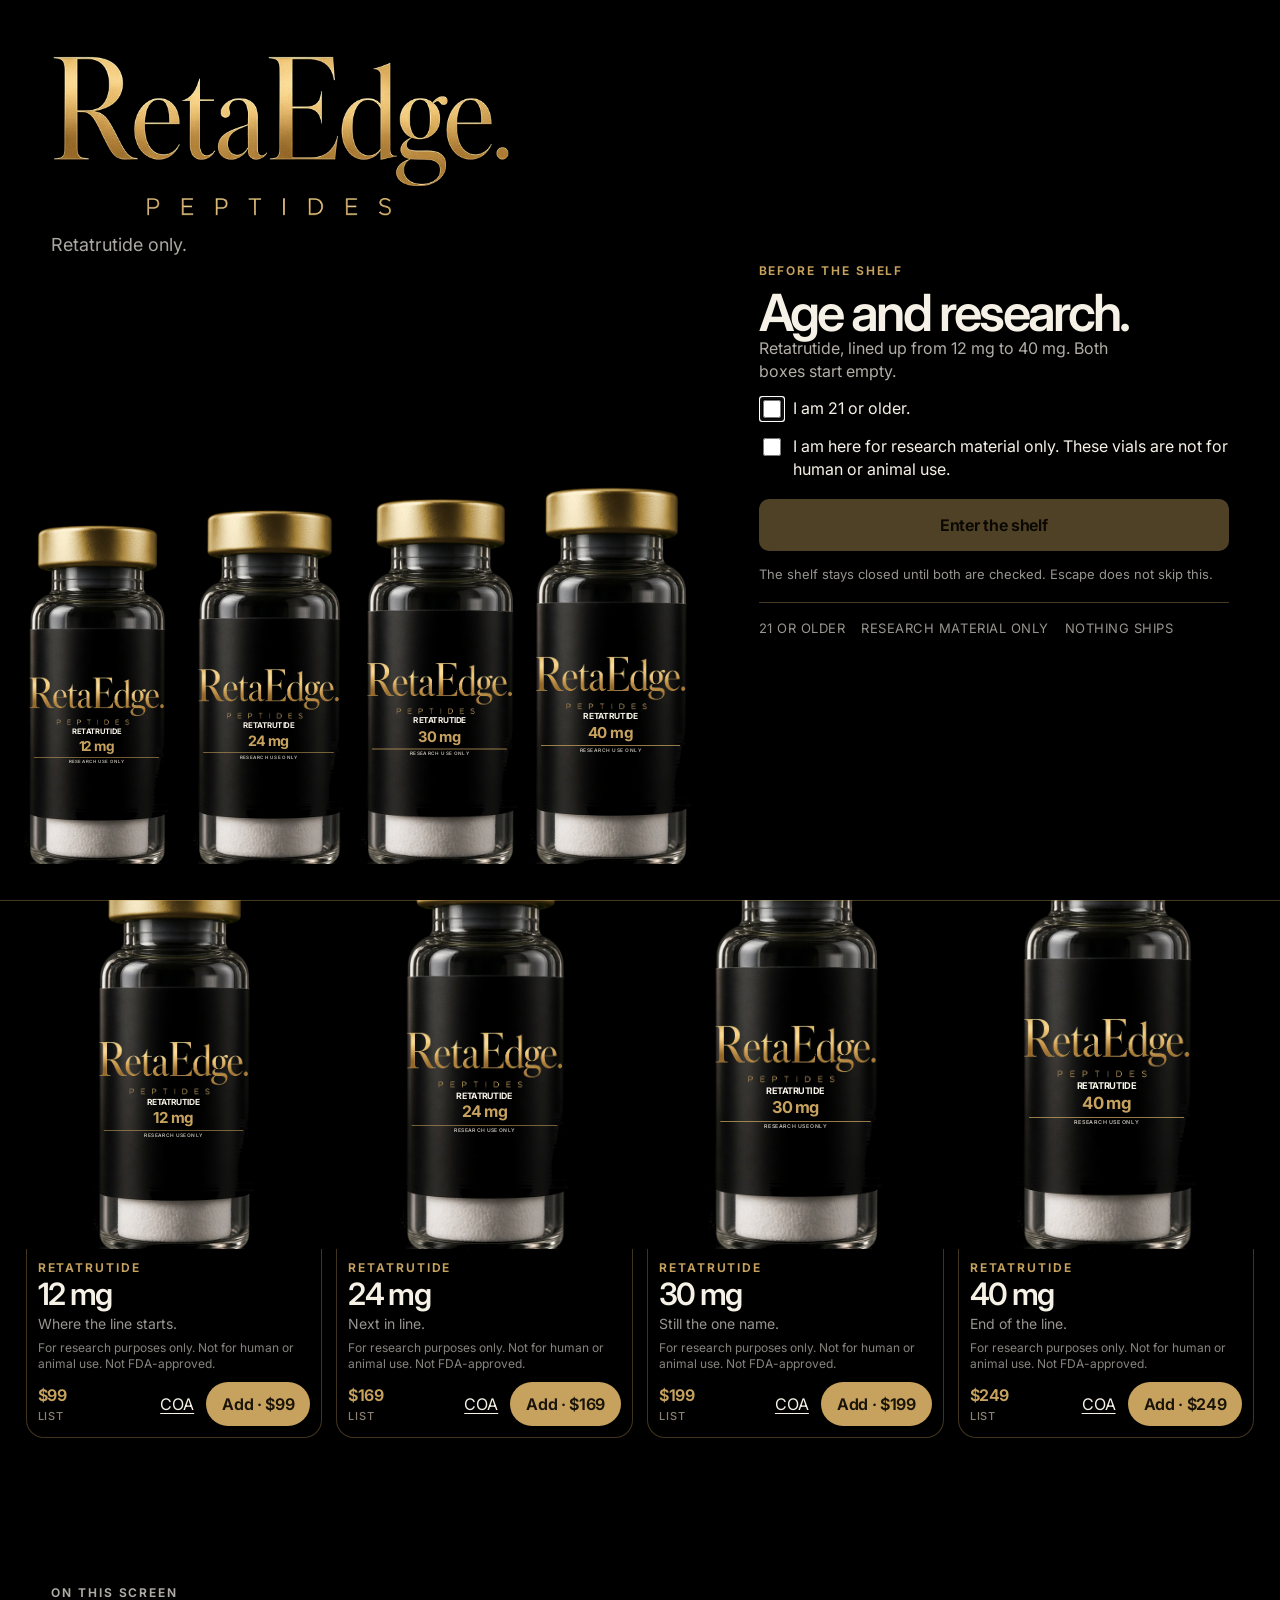
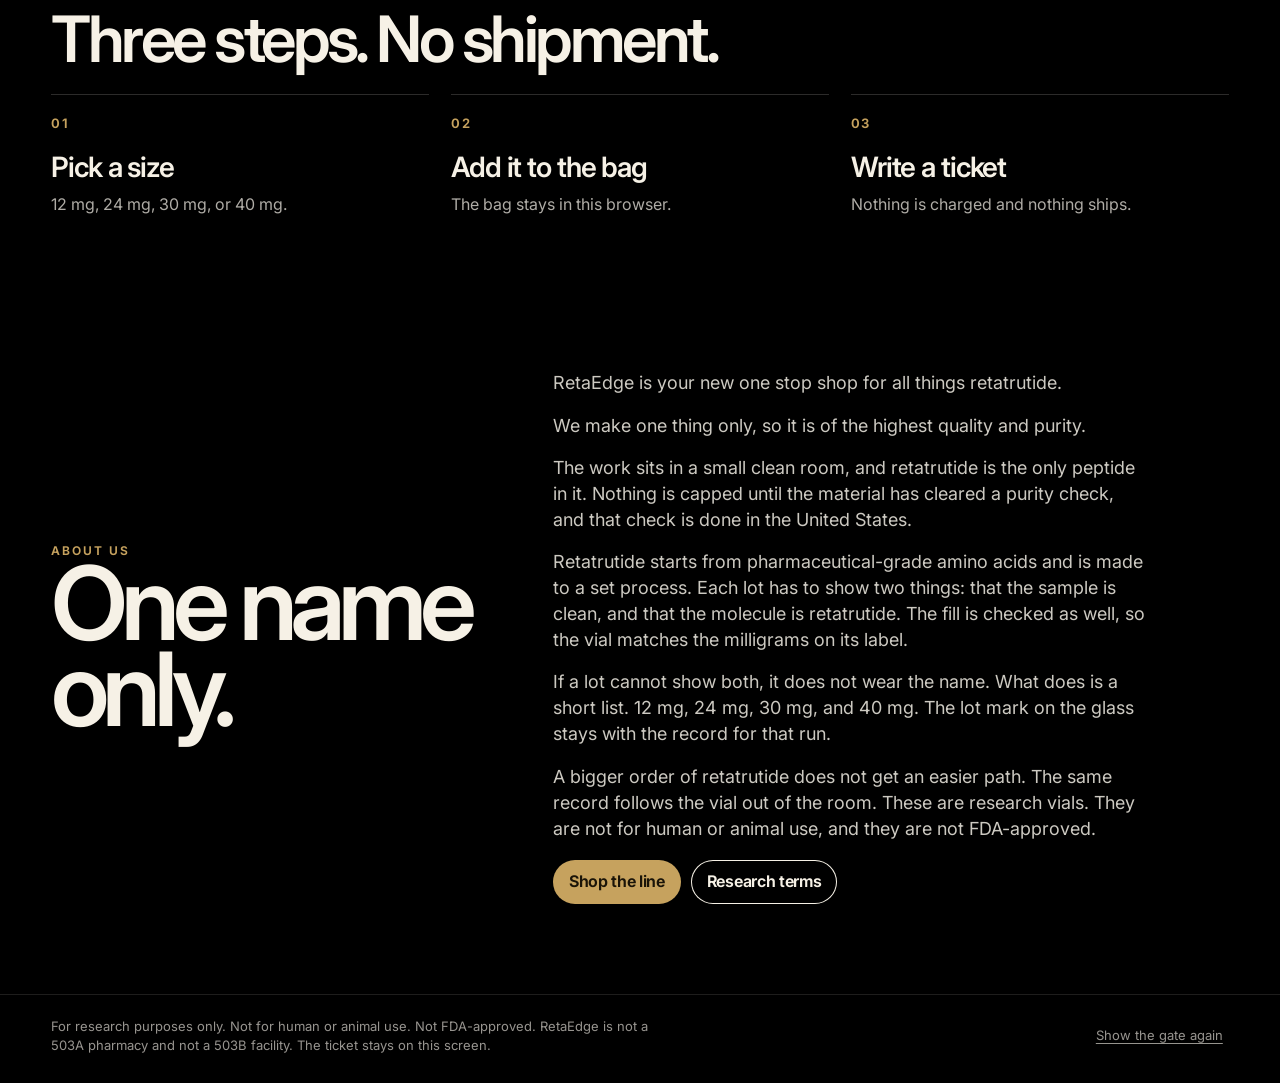
<file: index.html>
<!DOCTYPE html>
<html lang="en">
<head>
  <meta charset="utf-8">
  <meta name="viewport" content="width=device-width, initial-scale=1">
  <title>RetaEdge</title>
  <meta name="description" content="RetaEdge. Retatrutide only, lined up from 12 mg to 40 mg. For research purposes only.">
  <meta property="og:title" content="RetaEdge">
  <meta property="og:description" content="RetaEdge is your new one stop shop for all things retatrutide. For research purposes only. Not for human or animal use.">
  <meta property="og:type" content="website">
  <meta property="og:url" content="https://jdwgraton-crypto.github.io/retaedge/">
  <meta property="og:image" content="https://jdwgraton-crypto.github.io/retaedge/images/logo.png">
  <meta name="twitter:card" content="summary_large_image">
  <link rel="icon" href="images/favicon.svg" type="image/svg+xml">
  <link rel="preconnect" href="https://fonts.googleapis.com">
  <link rel="preconnect" href="https://fonts.gstatic.com" crossorigin>
  <link href="https://fonts.googleapis.com/css2?family=Inter:wght@400;500;600;700&display=swap" rel="stylesheet">
  <link rel="stylesheet" href="css/styles.css?v=20">
  <style>
    [hidden] { display: none !important; }
    html, body, .hero, .shelf, .steps, .story, .site-foot, #chrome-top, .topbar, .bar, .grid { width: 100%; max-width: none; }
    .grid { grid-template-columns: repeat(4, minmax(0, 1fr)); }
    @media (max-width: 980px) { .grid { grid-template-columns: 1fr 1fr; } }
    @media (max-width: 680px) { .grid { grid-template-columns: 1fr; } }
  </style>
</head>
<body data-page="home">
  <a class="skip" href="#grid">Skip to vials</a>
  <div id="chrome-top"></div>
  <header class="hero">
    <div class="hero-copy">
      <p class="kicker">The shelf</p>
      <h1>Retatrutide only.</h1>
      <p class="lede">RetaEdge is your new one stop shop for all things retatrutide.</p>
      <a class="btn" href="#grid">Shop the line</a>
    </div>
    <ul class="trust">
      <li><strong>One peptide</strong><span>Retatrutide is the only name here.</span></li>
      <li><strong>12 to 40 mg</strong><span>Four vials, set small to big.</span></li>
      <li><strong>Research only</strong><span>Not for human or animal use. Not FDA-approved.</span></li>
    </ul>
  </header>
  <section class="shelf">
    <div class="section-head">
      <p class="kicker">Shop</p>
      <h2>The line.</h2>
      <p>We make one thing only, so it is of the highest quality and purity.</p>
    </div>
    <div class="grid" id="grid"></div>
  </section>
  <section class="steps">
    <div class="section-head">
      <p class="kicker">On this screen</p>
      <h2>Three steps. No shipment.</h2>
    </div>
    <ol>
      <li><span>01</span><h3>Pick a size</h3><p>12 mg, 24 mg, 30 mg, or 40 mg.</p></li>
      <li><span>02</span><h3>Add it to the bag</h3><p>The bag stays in this browser.</p></li>
      <li><span>03</span><h3>Write a ticket</h3><p>Nothing is charged and nothing ships.</p></li>
    </ol>
  </section>
  <section class="story" id="story">
    <div>
      <p class="kicker">About us</p>
      <h2>One name only.</h2>
    </div>
    <div>
      <p class="lede">RetaEdge is your new one stop shop for all things retatrutide.</p>
      <p class="lede">We make one thing only, so it is of the highest quality and purity.</p>
      <p class="lede">The work sits in a small clean room, and retatrutide is the only peptide in it. Nothing is capped until the material has cleared a purity check, and that check is done in the United States.</p>
      <p class="lede">Retatrutide starts from pharmaceutical-grade amino acids and is made to a set process. Each lot has to show two things: that the sample is clean, and that the molecule is retatrutide. The fill is checked as well, so the vial matches the milligrams on its label.</p>
      <p class="lede">If a lot cannot show both, it does not wear the name. What does is a short list. 12 mg, 24 mg, 30 mg, and 40 mg. The lot mark on the glass stays with the record for that run.</p>
      <p class="lede">A bigger order of retatrutide does not get an easier path. The same record follows the vial out of the room. These are research vials. They are not for human or animal use, and they are not FDA-approved.</p>
      <div class="hero-actions">
        <a class="btn" href="shop.html">Shop the line</a>
        <a class="btn btn-ghost" href="compliance.html">Research terms</a>
      </div>
    </div>
  </section>
  <footer class="site-foot">
    <p>For research purposes only. Not for human or animal use. Not FDA-approved. RetaEdge is not a 503A pharmacy and not a 503B facility. The ticket stays on this screen.</p>
    <button class="text-btn" type="button" id="show-gate">Show the gate again</button>
  </footer>
  <div id="chrome-bottom"></div>
  <script src="js/catalog.js"></script>
  <script src="js/site.js?v=13"></script>
</body>
</html>
</file>
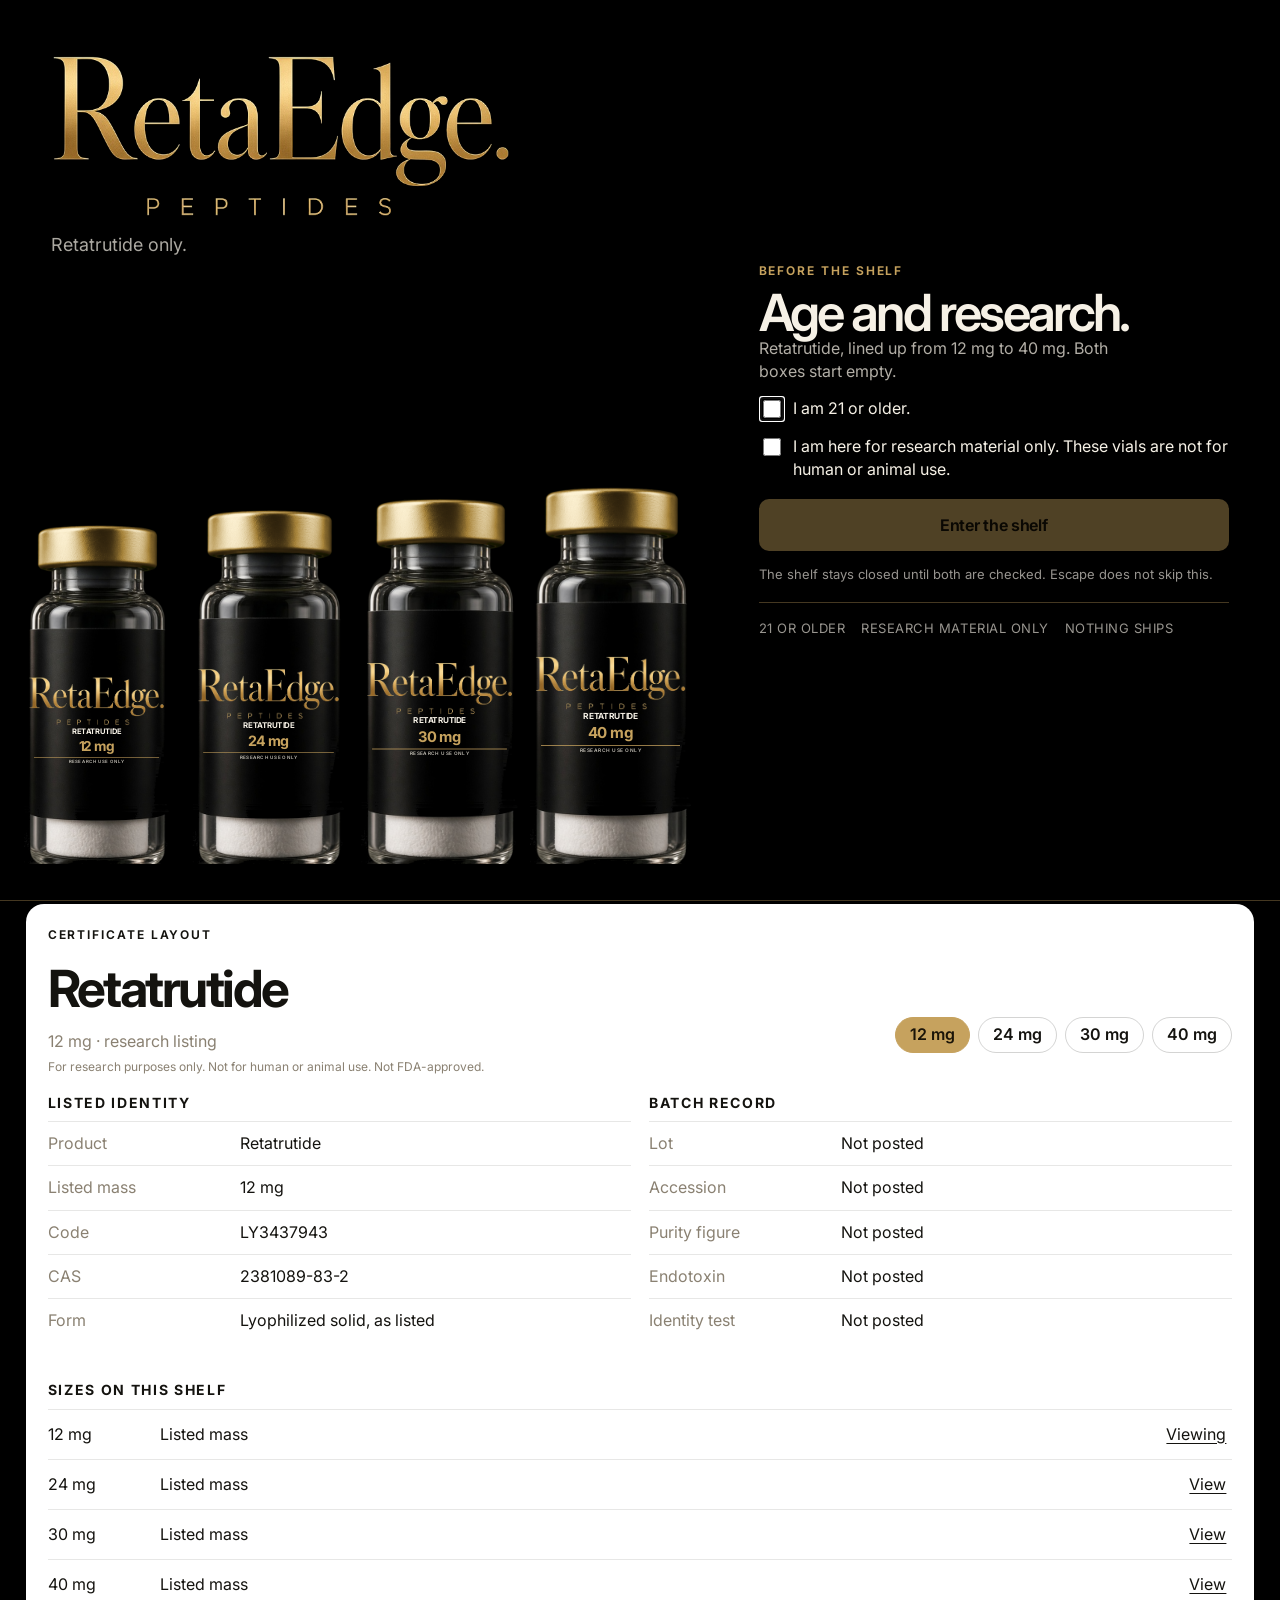
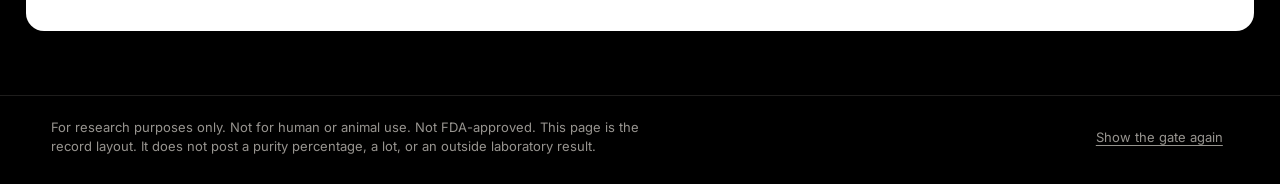
<file: coa.html>
<!DOCTYPE html>
<html lang="en">
<head>
  <meta charset="utf-8">
  <meta name="viewport" content="width=device-width, initial-scale=1">
  <title>COA — RetaEdge</title>
  <meta name="description" content="RetaEdge certificate layout for retatrutide, 12 mg to 40 mg. Measured results are not posted.">
  <meta property="og:title" content="COA — RetaEdge">
  <meta property="og:description" content="The record for retatrutide, 12 mg to 40 mg. For research purposes only.">
  <meta property="og:type" content="website">
  <meta property="og:url" content="https://jdwgraton-crypto.github.io/retaedge/coa.html">
  <meta property="og:image" content="https://jdwgraton-crypto.github.io/retaedge/images/logo.png">
  <link rel="icon" href="images/favicon.svg" type="image/svg+xml">
  <link rel="preconnect" href="https://fonts.googleapis.com">
  <link rel="preconnect" href="https://fonts.gstatic.com" crossorigin>
  <link href="https://fonts.googleapis.com/css2?family=Inter:wght@400;500;600;700&display=swap" rel="stylesheet">
  <link rel="stylesheet" href="css/styles.css?v=20">
  <style>
    [hidden] { display: none !important; }
    html, body, .hero, .shelf, .site-foot, #chrome-top, .topbar, .bar { width: 100%; max-width: none; }
  </style>
</head>
<body data-page="coa">
  <a class="skip" href="#coa-list">Skip to records</a>
  <div id="chrome-top"></div>
  <header class="hero hero-short">
    <div class="hero-copy">
      <p class="kicker">COA</p>
      <h1>The record.</h1>
      <p class="lede">One peptide, four sizes. Open a size to see the same certificate layout.</p>
    </div>
  </header>
  <section class="shelf coa">
    <div class="coa-stats">
      <p><strong>4</strong><span>Sizes listed</span></p>
      <p><strong>1</strong><span>Peptide</span></p>
      <p><strong>12–40</strong><span>mg on the shelf</span></p>
      <p><strong>None</strong><span>Lot results posted</span></p>
    </div>
    <form class="coa-find" role="search" onsubmit="return false">
      <label for="coa-search">Search the shelf</label>
      <input id="coa-search" type="search" placeholder="Retatrutide, a size, or CAS" autocomplete="off">
    </form>
    <div class="coa-filters">
      <button class="coa-pill is-on" type="button" data-coa-filter="all">All sizes</button>
      <button class="coa-pill" type="button" data-coa-filter="reta-12">12 mg</button>
      <button class="coa-pill" type="button" data-coa-filter="reta-24">24 mg</button>
      <button class="coa-pill" type="button" data-coa-filter="reta-30">30 mg</button>
      <button class="coa-pill" type="button" data-coa-filter="reta-40">40 mg</button>
    </div>
    <div id="coa-list"></div>
    <p id="coa-empty" class="coa-empty" hidden>Nothing on this shelf matches that search.</p>
    <article id="coa-record" class="coa-record"></article>
  </section>
  <footer class="site-foot">
    <p>For research purposes only. Not for human or animal use. Not FDA-approved. This page is the record layout. It does not post a purity percentage, a lot, or an outside laboratory result.</p>
    <button class="text-btn" type="button" id="show-gate">Show the gate again</button>
  </footer>
  <div id="chrome-bottom"></div>
  <script src="js/catalog.js"></script>
  <script src="js/site.js?v=13"></script>
</body>
</html>
</file>
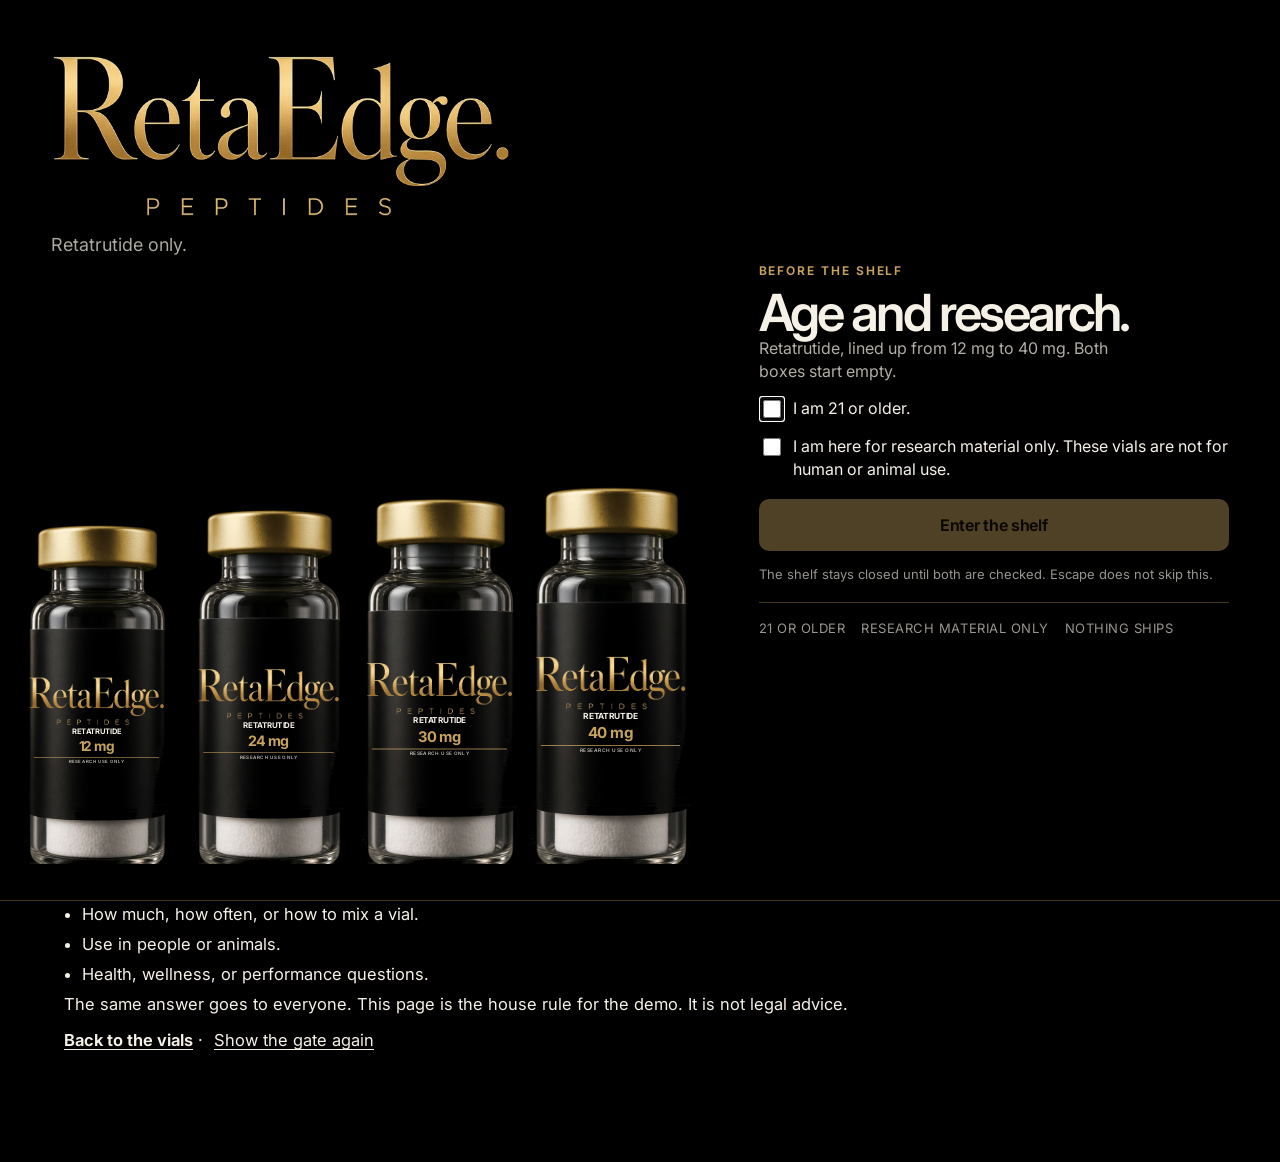
<file: compliance.html>
<!DOCTYPE html>
<html lang="en">
<head>
  <meta charset="utf-8">
  <meta name="viewport" content="width=device-width, initial-scale=1">
  <title>Terms — RetaEdge</title>
  <meta name="description" content="RetaEdge research terms. Not for human or animal use. Not FDA-approved.">
  <meta property="og:title" content="Terms — RetaEdge">
  <meta property="og:description" content="Research use only. Not for human or animal use. Not FDA-approved.">
  <meta property="og:type" content="website">
  <meta property="og:url" content="https://jdwgraton-crypto.github.io/retaedge/compliance.html">
  <meta property="og:image" content="https://jdwgraton-crypto.github.io/retaedge/images/logo.png">
  <link rel="icon" href="images/favicon.svg" type="image/svg+xml">
  <link rel="preconnect" href="https://fonts.googleapis.com">
  <link rel="preconnect" href="https://fonts.gstatic.com" crossorigin>
  <link href="https://fonts.googleapis.com/css2?family=Inter:wght@400;500;600;700&display=swap" rel="stylesheet">
  <link rel="stylesheet" href="css/styles.css?v=20">
  <style>
    [hidden] { display: none !important; }
    html, body, .screen, .story, .terms, #chrome-top, .topbar, .bar, .intro, .grid, .footline { width: 100%; max-width: none; }
  </style>
</head>
<body data-page="compliance">
  <a class="skip" href="#main">Skip to content</a>
  <div class="terms">
    <div id="chrome-top"></div>
    <main id="main" class="terms-body">
      <p class="kicker">Research terms · 1 November 2026</p>
      <h1>Read this with the shelf.</h1>
      <div class="callout">
        <strong>For research purposes only. Not for human or veterinary use. Not FDA-approved.</strong>
        <p>RetaEdge lists retatrutide as research material. These vials are not drugs, foods, cosmetics, or supplements. They are not for use in people or animals. Nothing here is meant to diagnose, treat, cure, or prevent any disease.</p>
      </div>
      <h2>What this is</h2>
      <p>A local catalog with one peptide and four listed masses, small to big: 12 mg, 24 mg, 30 mg, and 40 mg. RetaEdge is not a compounding pharmacy under section 503A of the Federal Food, Drug, and Cosmetic Act, and not an outsourcing facility under section 503B. The ticket does not charge a card and does not ship a vial.</p>
      <h2>The whole site is the intent</h2>
      <p>Under the Federal Food, Drug, and Cosmetic Act, a drug is defined in large part by its intended use. A research-use line only counts when the rest of the site says the same thing. These pages name the peptide and the listed mass. They do not give amounts, routes, schedules, or preparation. They do not make health, wellness, or performance claims, and they do not compare a listing with an approved medicine.</p>
      <h2>The gate</h2>
      <p>Before the vials show, two boxes have to be checked. They start empty. You are 21 or older. You are here for research material only, not for use in a person or an animal. Escape does not skip the gate.</p>
      <h2>What we do not answer</h2>
      <ul>
        <li>How much, how often, or how to mix a vial.</li>
        <li>Use in people or animals.</li>
        <li>Health, wellness, or performance questions.</li>
      </ul>
      <p>The same answer goes to everyone. This page is the house rule for the demo. It is not legal advice.</p>
      <p><a href="shop.html">Back to the vials</a> · <button class="text-btn" type="button" id="show-gate">Show the gate again</button></p>
    </main>
  </div>
  <div id="chrome-bottom"></div>
  <script src="js/catalog.js"></script>
  <script src="js/site.js?v=13"></script>
</body>
</html>
</file>
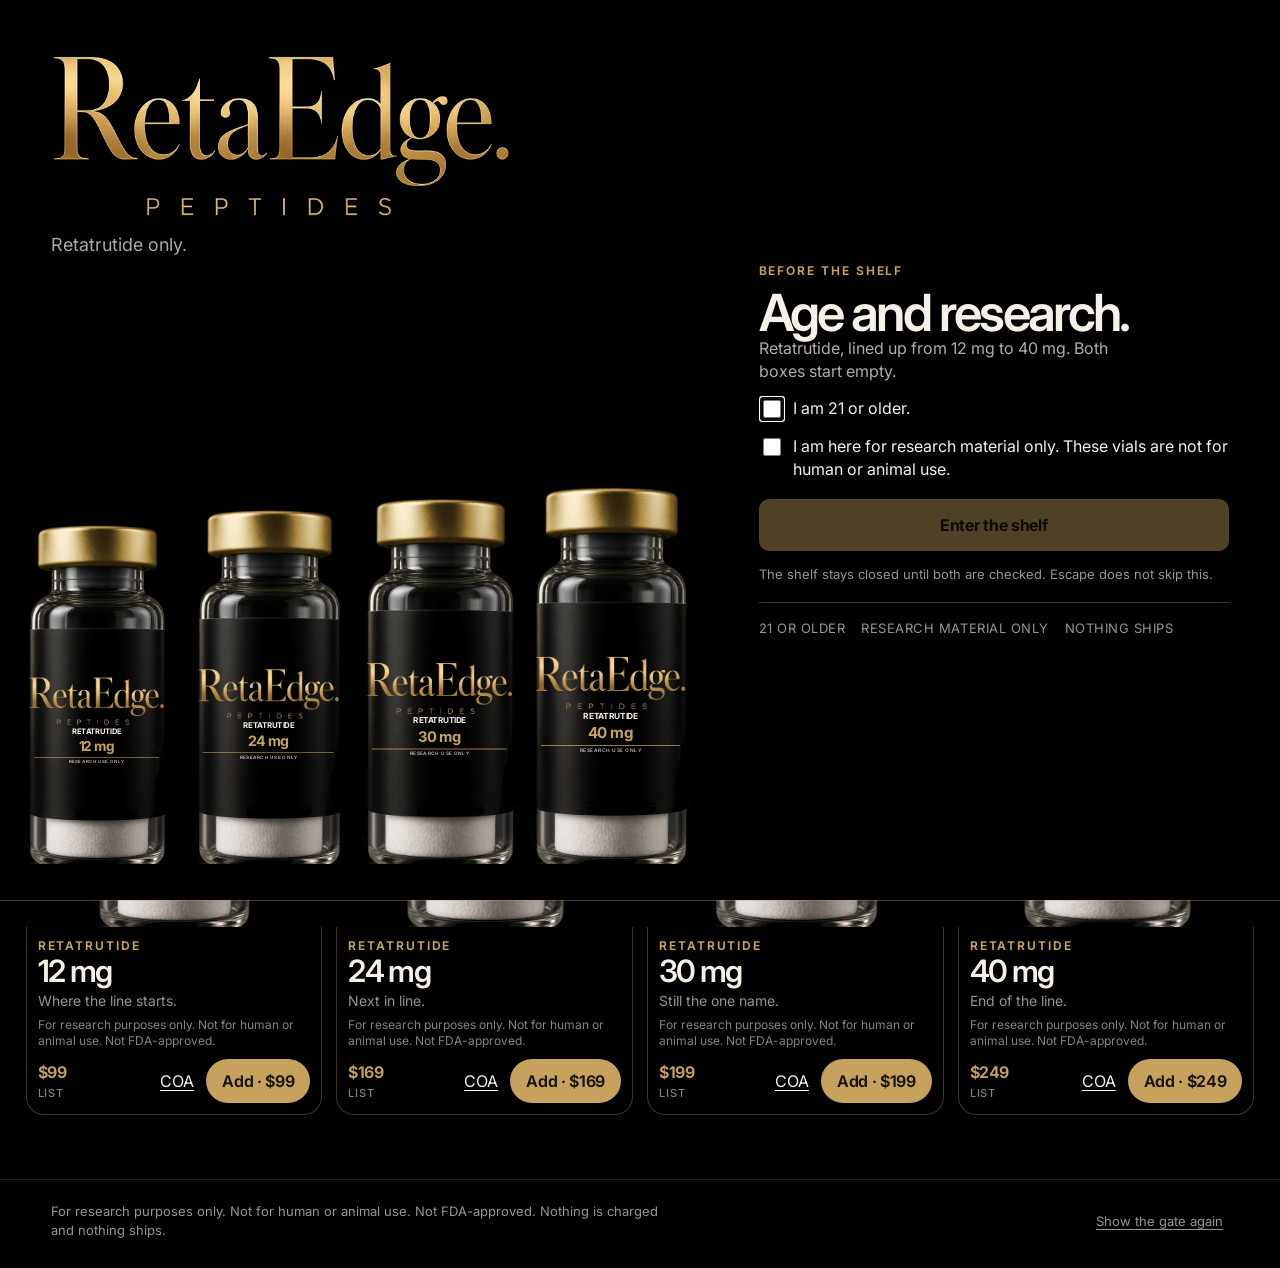
<file: shop.html>
<!DOCTYPE html>
<html lang="en">
<head>
  <meta charset="utf-8">
  <meta name="viewport" content="width=device-width, initial-scale=1">
  <title>Vials — RetaEdge</title>
  <meta name="description" content="Retatrutide vials, 12 mg to 40 mg. For research purposes only. Not for human or animal use.">
  <meta property="og:title" content="Vials — RetaEdge">
  <meta property="og:description" content="Retatrutide only, lined up from 12 mg to 40 mg. For research purposes only.">
  <meta property="og:type" content="website">
  <meta property="og:url" content="https://jdwgraton-crypto.github.io/retaedge/shop.html">
  <meta property="og:image" content="https://jdwgraton-crypto.github.io/retaedge/images/logo.png">
  <link rel="icon" href="images/favicon.svg" type="image/svg+xml">
  <link rel="preconnect" href="https://fonts.googleapis.com">
  <link rel="preconnect" href="https://fonts.gstatic.com" crossorigin>
  <link href="https://fonts.googleapis.com/css2?family=Inter:wght@400;500;600;700&display=swap" rel="stylesheet">
  <link rel="stylesheet" href="css/styles.css?v=20">
  <style>
    [hidden] { display: none !important; }
    html, body, .hero, .shelf, .site-foot, #chrome-top, .topbar, .bar, .grid { width: 100%; max-width: none; }
    .grid { grid-template-columns: repeat(4, minmax(0, 1fr)); }
    @media (max-width: 980px) { .grid { grid-template-columns: 1fr 1fr; } }
    @media (max-width: 680px) { .grid { grid-template-columns: 1fr; } }
  </style>
</head>
<body data-page="shop">
  <a class="skip" href="#grid">Skip to vials</a>
  <div id="chrome-top"></div>
  <header class="hero hero-short">
    <div class="hero-copy">
      <p class="kicker">Vials</p>
      <h1>12 to 40.</h1>
      <p class="lede">Retatrutide only. Four vials, small to big. List prices.</p>
      <a class="btn" href="index.html#story">About us</a>
    </div>
  </header>
  <section class="shelf">
    <div class="grid" id="grid"></div>
  </section>
  <footer class="site-foot">
    <p>For research purposes only. Not for human or animal use. Not FDA-approved. Nothing is charged and nothing ships.</p>
    <button class="text-btn" type="button" id="show-gate">Show the gate again</button>
  </footer>
  <div id="chrome-bottom"></div>
  <script src="js/catalog.js"></script>
  <script src="js/site.js?v=13"></script>
</body>
</html>
</file>
<file: css/styles.css>
:root {
  --ink: #14130f;
  --paper: #f6f1e6;
  --night: #000000;
  --muted: #8a8172;
  --signal: #c6a25e;
  --signal-ink: #1a1408;
  --sans: "Inter", "Segoe UI", sans-serif;
}

* { box-sizing: border-box; }
[hidden] { display: none !important; }
html, body {
  margin: 0;
  padding: 0;
  width: 100%;
  max-width: none;
  min-height: 100%;
  background: var(--night);
}
body {
  color: var(--ink);
  font-family: var(--sans);
  font-size: 16px;
  line-height: 1.45;
  overflow-x: clip;
}
button, input { font: inherit; color: inherit; }
a { color: inherit; text-decoration: none; }
h1, h2, h3, p { margin: 0; }
ul { margin: 0; padding: 0; list-style: none; }

.skip {
  position: absolute;
  left: 12px;
  top: -40px;
  background: var(--signal);
  color: var(--signal-ink);
  padding: 8px 12px;
  z-index: 20;
}
.skip:focus { top: 12px; }

.screen {
  width: 100%;
  max-width: none;
  min-height: 100vh;
  min-height: 100dvh;
  display: grid;
  grid-template-columns: minmax(0, 1fr);
  grid-template-rows: auto auto minmax(0, 1fr) auto;
  background: var(--night);
}
.screen > * {
  width: 100%;
  max-width: none;
  min-width: 0;
  justify-self: stretch;
}
@media (min-width: 981px) {
  .screen { height: 100vh; height: 100dvh; }
}

#chrome-top { position: sticky; top: 0; z-index: 12; }
.topbar {
  background: var(--night);
  color: var(--paper);
  text-align: center;
  padding: 8px 16px;
  font-size: 12px;
  letter-spacing: 0.04em;
  border-bottom: 1px solid rgba(243, 239, 230, 0.12);
}
.topbar span { margin: 0 8px; color: var(--signal); }
.bar {
  position: relative;
  display: flex;
  align-items: center;
  gap: 28px;
  min-height: 68px;
  padding: 0 2vw;
  background: var(--night);
  color: var(--paper);
}
.brand { display: flex; align-items: center; }
.brand img { height: 48px; width: auto; display: block; }
.nav { display: flex; gap: 22px; margin-left: auto; font-weight: 550; font-size: 14px; }
.nav a[aria-current="page"] { box-shadow: inset 0 -1px 0 var(--signal); }
.bag, .burger, .text-btn {
  border: 0;
  background: transparent;
  cursor: pointer;
  color: inherit;
}
.bag { display: inline-flex; align-items: center; gap: 8px; font-weight: 600; }
.count {
  min-width: 22px;
  height: 22px;
  border-radius: 99px;
  display: grid;
  place-items: center;
  background: var(--signal);
  color: var(--signal-ink);
  font-size: 12px;
  font-weight: 700;
}
.burger { display: none; font-weight: 650; }

.intro {
  display: flex;
  flex-wrap: wrap;
  align-items: end;
  justify-content: space-between;
  gap: 16px 24px;
  padding: 18px 2vw 14px;
  background: var(--night);
  color: var(--paper);
}
.intro > * { min-width: 0; }
.intro h1 {
  font-size: clamp(48px, 6vw, 84px);
  line-height: 0.86;
  letter-spacing: -0.065em;
  font-weight: 600;
}
.kicker, .eyebrow {
  color: var(--signal);
  font-size: 12px;
  font-weight: 650;
  letter-spacing: 0.16em;
  text-transform: uppercase;
}
.lede {
  max-width: 36ch;
  color: rgba(243, 239, 230, 0.78);
  font-size: 16px;
}
.intro .btn { flex: none; }

.btn {
  display: inline-flex;
  align-items: center;
  justify-content: center;
  min-height: 44px;
  padding: 0 16px;
  border: 0;
  border-radius: 999px;
  background: var(--signal);
  color: var(--signal-ink);
  font-weight: 650;
  letter-spacing: -0.02em;
  cursor: pointer;
}
.btn:disabled { opacity: 0.4; cursor: not-allowed; }
.btn-ghost {
  background: transparent;
  color: inherit;
  box-shadow: inset 0 0 0 1px currentColor;
}

.grid {
  width: 100%;
  max-width: none;
  min-height: 0;
  height: auto;
  display: grid;
  grid-template-columns: repeat(4, minmax(0, 1fr));
  gap: 14px;
  padding: 8px 2vw 0;
}
.card {
  min-width: 0;
  min-height: 0;
  height: auto;
  background: #000;
  color: var(--paper);
  border-radius: 18px;
  padding: 0;
  overflow: hidden;
  display: flex;
  flex-direction: column;
  box-shadow: inset 0 0 0 1px rgba(198, 162, 94, 0.32);
}
.card-photo {
  flex: none;
  height: auto;
  min-height: 0;
  width: 100%;
  border: 0;
  border-radius: 0;
  background: #000;
  display: flex;
  align-items: flex-end;
  justify-content: center;
  cursor: pointer;
  padding: 18px 0 0;
  overflow: hidden;
}
.card-photo .vial { height: 420px; }
.card-copy { padding: 10px 12px 12px; }
.card h2 {
  font-size: clamp(28px, 2.4vw, 42px);
  letter-spacing: -0.055em;
  font-weight: 600;
  line-height: 1;
  margin: 2px 0 4px;
}
.blurb { color: rgba(246, 241, 230, 0.62); font-size: 14px; }
.ruo { margin-top: 6px; font-size: 12px; line-height: 1.35; }
.card .ruo, dialog .ruo { color: rgba(246, 241, 230, 0.55); }
.coa-record .ruo { color: var(--muted); }
.card .price { color: var(--signal); }
.card .text-btn { color: var(--paper); }
.card-row {
  display: flex;
  flex-wrap: wrap;
  align-items: center;
  justify-content: space-between;
  gap: 8px;
  margin-top: 10px;
}
.card-actions { display: flex; align-items: center; gap: 12px; }
.price { font-weight: 650; letter-spacing: -0.03em; }
.price small {
  display: block;
  margin-top: 2px;
  color: var(--muted);
  font-size: 11px;
  font-weight: 500;
  letter-spacing: 0.08em;
  text-transform: uppercase;
}

.vial {
  position: relative;
  container-type: inline-size;
  height: 100%;
  width: auto;
  max-width: 100%;
  aspect-ratio: 388 / 910;
  transform: scale(var(--scale, 1));
  transform-origin: center bottom;
}
.vial[data-mg="12"] { --scale: 0.9; }
.vial[data-mg="24"] { --scale: 0.94; }
.vial[data-mg="30"] { --scale: 0.97; }
.vial[data-mg="40"] { --scale: 1; }
.vial-photo {
  display: block;
  height: 100%;
  width: auto;
}
.vial-label {
  position: absolute;
  left: 3.2%;
  right: 3.2%;
  top: 33%;
  bottom: 17%;
  display: flex;
  flex-direction: column;
  align-items: center;
  justify-content: center;
  text-align: center;
  color: var(--paper);
}
.vial-logo {
  width: 100%;
  height: auto;
  display: block;
  flex: 0 0 auto;
}
.vial-label strong {
  display: block;
  margin-top: 1.6cqw;
  color: var(--paper);
  font-size: 5.2cqw;
  letter-spacing: -0.04em;
  text-transform: uppercase;
  font-weight: 700;
  line-height: 1;
  white-space: nowrap;
}
.vial-label em {
  margin-top: 0.5cqw;
  color: var(--signal);
  font-style: normal;
  font-weight: 700;
  font-size: 9.4cqw;
  letter-spacing: -0.04em;
  white-space: nowrap;
}
.vial-label small {
  display: block;
  margin-top: 1.1cqw;
  padding-top: 0.6cqw;
  border-top: 1px solid rgba(198, 162, 94, 0.75);
  width: 92%;
  color: rgba(246, 241, 230, 0.78);
  font-size: 3cqw;
  letter-spacing: 0.1em;
  text-transform: uppercase;
  font-weight: 600;
  white-space: nowrap;
}

.footline {
  display: flex;
  justify-content: space-between;
  gap: 16px;
  align-items: center;
  padding: 6px 2vw 10px;
  color: rgba(243, 239, 230, 0.62);
  font-size: 13px;
}
.text-btn { text-decoration: underline; text-underline-offset: 3px; }

.hero {
  background: var(--night);
  color: var(--paper);
  padding: 7vh 4vw 0;
}
.hero-copy { max-width: none; }
.hero h1 {
  font-size: clamp(64px, 8vw, 108px);
  line-height: 0.88;
  letter-spacing: -0.065em;
  font-weight: 600;
  max-width: 10ch;
}
.hero .lede { max-width: 38ch; font-size: 18px; margin-top: 16px; }
.hero .btn { margin-top: 22px; min-height: 48px; padding: 0 22px; }
.hero-short { padding-bottom: 4vh; }
.hero-short h1 { font-size: clamp(56px, 6vw, 84px); }
.trust {
  display: grid;
  grid-template-columns: repeat(3, minmax(0, 1fr));
  margin: 48px 0 0;
  padding: 0;
  list-style: none;
  border-top: 1px solid rgba(243, 239, 230, 0.16);
}
.trust li { padding: 18px 28px 28px 0; }
.trust li + li { padding-left: 28px; box-shadow: inset 1px 0 0 rgba(243, 239, 230, 0.16); }
.trust strong { display: block; font-size: 18px; letter-spacing: -0.03em; }
.trust span { display: block; margin-top: 6px; color: rgba(243, 239, 230, 0.68); font-size: 14px; max-width: 28ch; }
.shelf {
  background: var(--night);
  color: var(--paper);
  padding: 56px 0 64px;
}
.section-head { padding: 0 4vw 18px; }
.section-head h2 {
  margin-top: 8px;
  font-size: clamp(40px, 5vw, 68px);
  line-height: 0.92;
  letter-spacing: -0.055em;
  font-weight: 600;
}
.shelf .kicker { color: var(--signal); }
.shelf .section-head h2 { color: var(--paper); }
.section-head p { max-width: 46ch; margin-top: 10px; color: rgba(246, 241, 230, 0.68); }
.steps {
  background: var(--night);
  color: var(--paper);
  padding: 72px 0 64px;
}
.steps ol {
  display: grid;
  grid-template-columns: repeat(3, minmax(0, 1fr));
  gap: 22px;
  margin: 8px 4vw 0;
  padding: 0;
  list-style: none;
}
.steps li { border-top: 1px solid rgba(243, 239, 230, 0.18); padding-top: 16px; }
.steps li span { color: var(--signal); font-weight: 650; letter-spacing: 0.12em; font-size: 13px; }
.steps h3 { margin: 12px 0 6px; font-size: 28px; letter-spacing: -0.04em; font-weight: 600; }
.steps p { color: rgba(243, 239, 230, 0.72); max-width: 28ch; }
.site-foot {
  display: flex;
  justify-content: space-between;
  gap: 24px;
  align-items: center;
  padding: 22px 4vw 28px;
  background: var(--night);
  color: rgba(243, 239, 230, 0.62);
  border-top: 1px solid rgba(243, 239, 230, 0.12);
  font-size: 13px;
}
.site-foot p { max-width: 78ch; }
.coa-stats {
  display: grid;
  grid-template-columns: repeat(4, minmax(0, 1fr));
  gap: 12px;
  margin: 0 2vw 22px;
}
.coa-stats p {
  margin: 0;
  padding: 18px 16px;
  background: white;
  color: var(--ink);
  border-radius: 16px;
}
.coa-stats strong {
  display: block;
  font-size: clamp(32px, 3vw, 48px);
  letter-spacing: -0.05em;
  line-height: 1;
}
.coa-stats span { display: block; margin-top: 6px; color: var(--muted); font-size: 13px; }
.coa-find { margin: 0 2vw 14px; }
.coa-find label {
  display: block;
  margin-bottom: 6px;
  color: var(--paper);
  font-size: 12px;
  font-weight: 650;
  letter-spacing: 0.14em;
  text-transform: uppercase;
}
.coa-find input {
  width: 100%;
  min-height: 52px;
  padding: 0 16px;
  border: 1px solid rgba(20, 19, 15, 0.16);
  border-radius: 12px;
  background: white;
}
.coa-find input:focus { outline: 2px solid var(--signal); border-color: transparent; }
.coa-filters { display: flex; flex-wrap: wrap; gap: 8px; margin: 0 2vw 16px; }
.coa-pill {
  min-height: 36px;
  padding: 0 14px;
  border: 1px solid rgba(198, 162, 94, 0.45);
  border-radius: 999px;
  background: transparent;
  color: var(--paper);
  cursor: pointer;
  font-weight: 600;
}
.coa-row .coa-pill, .coa-record .coa-pill {
  color: var(--ink);
  border-color: rgba(20, 19, 15, 0.18);
}
.coa-pill.is-on { background: var(--signal); border-color: var(--signal); color: var(--signal-ink); }
.coa-row, .coa-record {
  margin: 0 2vw;
  background: white;
  color: var(--ink);
  border-radius: 18px;
  padding: 22px;
}
.coa-row { display: flex; justify-content: space-between; align-items: end; gap: 18px; }
.coa-row h2, .coa-sheet-head h2 { font-size: clamp(32px, 4vw, 52px); letter-spacing: -0.05em; }
.coa-row .eyebrow { color: var(--ink); }
.coa-meta { margin-top: 6px; color: var(--muted); }
.coa-pills { display: flex; flex-wrap: wrap; gap: 8px; margin-top: 14px; }
.coa-empty { margin: 0 2vw; color: var(--muted); }
.coa-record { margin-top: 16px; }
.coa-record .kicker { color: var(--ink); }
.coa-sheet-head {
  display: flex;
  justify-content: space-between;
  align-items: end;
  gap: 16px;
  margin-top: 8px;
}
.coa-sheet-head p { color: var(--muted); margin-top: 4px; }
.coa-cols { display: grid; grid-template-columns: 1fr 1fr; gap: 18px; margin-top: 18px; }
.coa-cols h3, .coa-history h3 { font-size: 14px; letter-spacing: 0.12em; text-transform: uppercase; }
.coa-dl { margin-top: 8px; }
.coa-dl div {
  display: grid;
  grid-template-columns: 140px 1fr;
  gap: 12px;
  padding: 10px 0;
  border-top: 1px solid rgba(20, 19, 15, 0.1);
}
.coa-dl dt { color: var(--muted); }
.coa-history { margin-top: 22px; }
.coa-history ul { margin-top: 8px; }
.coa-history li {
  display: grid;
  grid-template-columns: 100px 1fr auto;
  gap: 12px;
  align-items: center;
  padding: 12px 0;
  border-top: 1px solid rgba(20, 19, 15, 0.1);
}
.story {
  width: 100%;
  max-width: none;
  min-height: 0;
  display: grid;
  grid-template-columns: minmax(0, 0.8fr) minmax(0, 1.2fr);
  gap: 4vw;
  align-items: center;
  padding: 10vh 4vw;
  background: var(--night);
  color: var(--paper);
}
.story h2 {
  font-size: clamp(64px, 8vw, 120px);
  line-height: 0.84;
  letter-spacing: -0.07em;
  font-weight: 600;
}
.story p + p { margin-top: 16px; }
.story .lede { color: rgba(243, 239, 230, 0.84); font-size: 18px; max-width: 54ch; }

.terms {
  width: 100%;
  min-height: 100dvh;
  background: var(--night);
  color: var(--paper);
}
.terms-body {
  width: 100%;
  max-width: none;
  margin: 0;
  padding: 6vh 5vw 12vh;
}
.terms .kicker { color: var(--signal); }
.terms h1 {
  margin: 10px 0 16px;
  font-size: clamp(48px, 6vw, 80px);
  line-height: 0.9;
  letter-spacing: -0.06em;
}
.terms h2 {
  margin: 32px 0 8px;
  font-size: 28px;
  letter-spacing: -0.04em;
}
.terms p, .terms li { font-size: 16.5px; }
.terms p + p, .terms ul { margin-top: 12px; }
.terms li { margin: 6px 0 6px 1.1em; list-style: disc; }
.terms a { font-weight: 650; text-decoration: underline; text-underline-offset: 3px; }
.callout {
  margin-top: 8px;
  padding: 16px 18px;
  border-radius: 16px;
  background: #120f0a;
  color: var(--paper);
  box-shadow: inset 0 0 0 1px rgba(198, 162, 94, 0.45);
}

.drawer-back { position: fixed; inset: 0; background: rgba(0,0,0,.5); z-index: 30; }
.drawer {
  position: fixed;
  top: 0;
  right: 0;
  width: min(420px, 100%);
  height: 100dvh;
  background: var(--night);
  color: var(--paper);
  z-index: 31;
  display: flex;
  flex-direction: column;
  padding: 22px;
}
.drawer-head, .drawer-foot { display: flex; justify-content: space-between; align-items: center; gap: 12px; }
.drawer-head h2, #sheet h2, #ticket h2 { font-size: 36px; letter-spacing: -0.05em; font-weight: 600; }
.bag-list { overflow: auto; margin: 18px 0; display: grid; gap: 14px; }
.bag-list li {
  display: grid;
  grid-template-columns: 1fr auto;
  gap: 6px 12px;
  padding-bottom: 12px;
  border-bottom: 1px solid rgba(246, 241, 230, 0.14);
}
.line-name span, .line-name strong { display: block; }
.stepper { display: inline-flex; align-items: center; gap: 8px; }
.stepper button {
  width: 28px;
  height: 28px;
  border: 0;
  border-radius: 99px;
  background: var(--signal);
  color: var(--signal-ink);
  cursor: pointer;
}
.drawer-foot { flex-wrap: wrap; }
.drawer-foot .btn, .drawer-foot .fine, .drawer-foot .total { width: 100%; }
.total { display: flex; justify-content: space-between; font-size: 18px; }
.fine { color: var(--muted); font-size: 13px; }
.empty { display: grid; gap: 12px; }

dialog {
  border: 0;
  padding: 22px;
  width: min(820px, calc(100% - 24px));
  background: #0c0c0b;
  color: var(--paper);
  border-radius: 24px;
  box-shadow: 0 0 0 1px rgba(198, 162, 94, 0.35);
}
dialog::backdrop { background: rgba(8,8,7,.72); }
#ticket { width: min(460px, calc(100% - 24px)); }
.sheet { display: grid; grid-template-columns: 200px 1fr; gap: 18px; align-items: end; }
.actions, .hero-actions { display: flex; flex-wrap: wrap; gap: 10px; margin-top: 18px; }
.ticket-lines { margin: 16px 0; display: grid; gap: 8px; }
.ticket-lines li { display: flex; justify-content: space-between; gap: 12px; }
.sheet .btn-ghost, #ticket .btn-ghost { color: var(--signal); }

#gate {
  position: fixed;
  inset: 0;
  width: auto;
  height: auto;
  max-width: none;
  max-height: none;
  margin: 0;
  padding: 0;
  border: 0;
  border-radius: 0;
  background: var(--night);
  color: var(--paper);
}
#gate::backdrop { background: var(--night); }
.gate {
  width: 100%;
  height: 100%;
  min-height: 100%;
  display: grid;
  grid-template-columns: minmax(0, 1.05fr) minmax(360px, 0.85fr);
  align-items: stretch;
  gap: 0;
  padding: 0;
}
.gate-visual {
  display: flex;
  flex-direction: column;
  justify-content: space-between;
  gap: 8px;
  padding: 6vh 4vw 4vh;
  background: var(--night);
  color: var(--paper);
}
.gate-brand {
  width: min(460px, 78%);
  height: auto;
  display: block;
}
.gate-tag { margin-top: 14px; color: rgba(243, 239, 230, 0.7); font-size: 18px; }
.gate-vials {
  height: 42vh;
  display: flex;
  align-items: flex-end;
  justify-content: center;
  gap: 10px;
  margin-top: 18px;
}
.gate-vials .vial { height: 100%; }
.gate-copy {
  display: flex;
  flex-direction: column;
  justify-content: center;
  padding: 8vh 4vw;
  background: var(--night);
  color: var(--paper);
}
.gate-copy .kicker { color: var(--signal); }
.gate-copy h2 { color: var(--paper); }
.gate h2 {
  margin-top: 10px;
  font-size: clamp(42px, 4vw, 64px);
  line-height: 0.92;
  letter-spacing: -0.055em;
  font-weight: 600;
}
.gate .lede { color: rgba(246, 241, 230, 0.72); max-width: 36ch; }
.gate-enter { width: 100%; min-height: 52px; margin-top: 18px; border-radius: 10px; }
.gate-points {
  display: flex;
  flex-wrap: wrap;
  gap: 8px 16px;
  margin: 18px 0 0;
  padding-top: 16px;
  border-top: 1px solid rgba(198, 162, 94, 0.35);
  color: rgba(246, 241, 230, 0.62);
  font-size: 13px;
  letter-spacing: 0.04em;
  text-transform: uppercase;
}
.gate-note { color: rgba(246, 241, 230, 0.62); }
.check {
  display: grid;
  grid-template-columns: 22px 1fr;
  gap: 12px;
  align-items: start;
  margin-top: 14px;
}
.check input { width: 18px; height: 18px; margin-top: 3px; accent-color: #c6a25e; }
.gate-note { margin-top: 14px; color: rgba(243, 239, 230, 0.62); font-size: 13px; }

.toasts {
  position: fixed;
  left: 16px;
  bottom: 16px;
  z-index: 40;
  display: grid;
  gap: 8px;
}
.toast {
  background: var(--ink);
  color: var(--paper);
  border-radius: 999px;
  padding: 10px 14px;
  font-size: 14px;
}

@media (max-height: 820px) and (min-width: 981px) {
  .bar { min-height: 52px; }
  .brand img { height: 40px; }
  .topbar { padding: 4px 16px; }
  .hero { padding-top: 4vh; }
  .hero h1 { font-size: 72px; }
  .card-photo .vial { height: 360px; }
}
@media (max-width: 1100px) {
  .grid { grid-template-columns: repeat(4, minmax(0, 1fr)); }
  .card h2 { font-size: 28px; }
  .ruo { font-size: 11px; }
}
@media (max-width: 980px) {
  .grid { height: auto; min-height: 0; grid-template-columns: 1fr 1fr; }
  .card-photo .vial { height: 340px; }
  .story, .gate, .sheet { grid-template-columns: 1fr; }
  .story { padding: 12vh 6vw; }
  .trust, .steps ol { grid-template-columns: 1fr; }
  .trust li + li { padding-left: 0; box-shadow: none; }
  .gate-visual { min-height: 280px; }
  .gate-vials { height: 220px; }
}
@media (max-width: 680px) {
  .burger { display: inline-flex; margin-left: auto; }
  .nav {
    display: none;
    position: absolute;
    top: 100%;
    left: 0;
    right: 0;
    background: var(--night);
    color: var(--paper);
    flex-direction: column;
    padding: 10px 4vw 16px;
    z-index: 5;
  }
  .nav.open { display: flex; }
  .grid { grid-template-columns: 1fr; }
  .gate-visual { display: none; }
  .site-foot { flex-direction: column; align-items: start; }
  .coa-stats, .coa-cols, .coa-row, .coa-sheet-head { grid-template-columns: 1fr; }
  .coa-row, .coa-sheet-head { display: grid; }
  .coa-dl div, .coa-history li { grid-template-columns: 1fr; }
  .hero h1 { font-size: 56px; }
}
</file>
